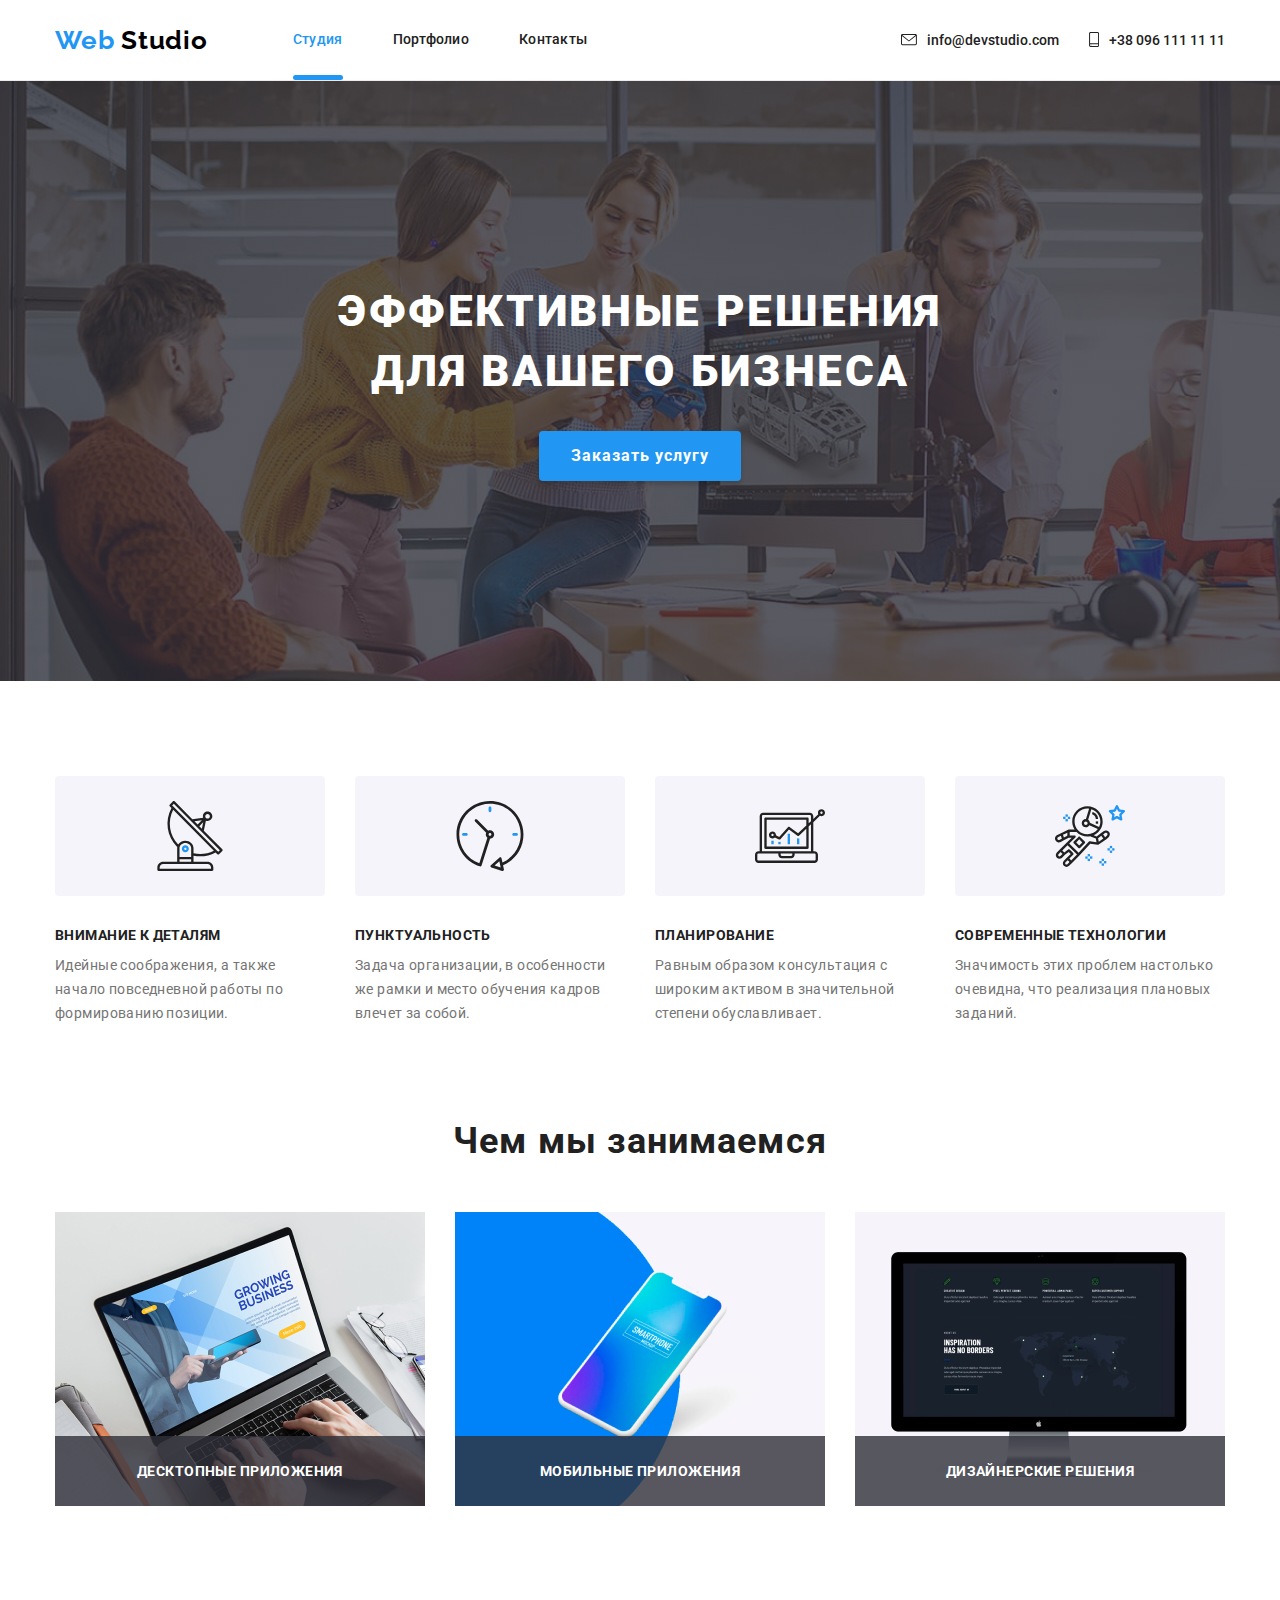
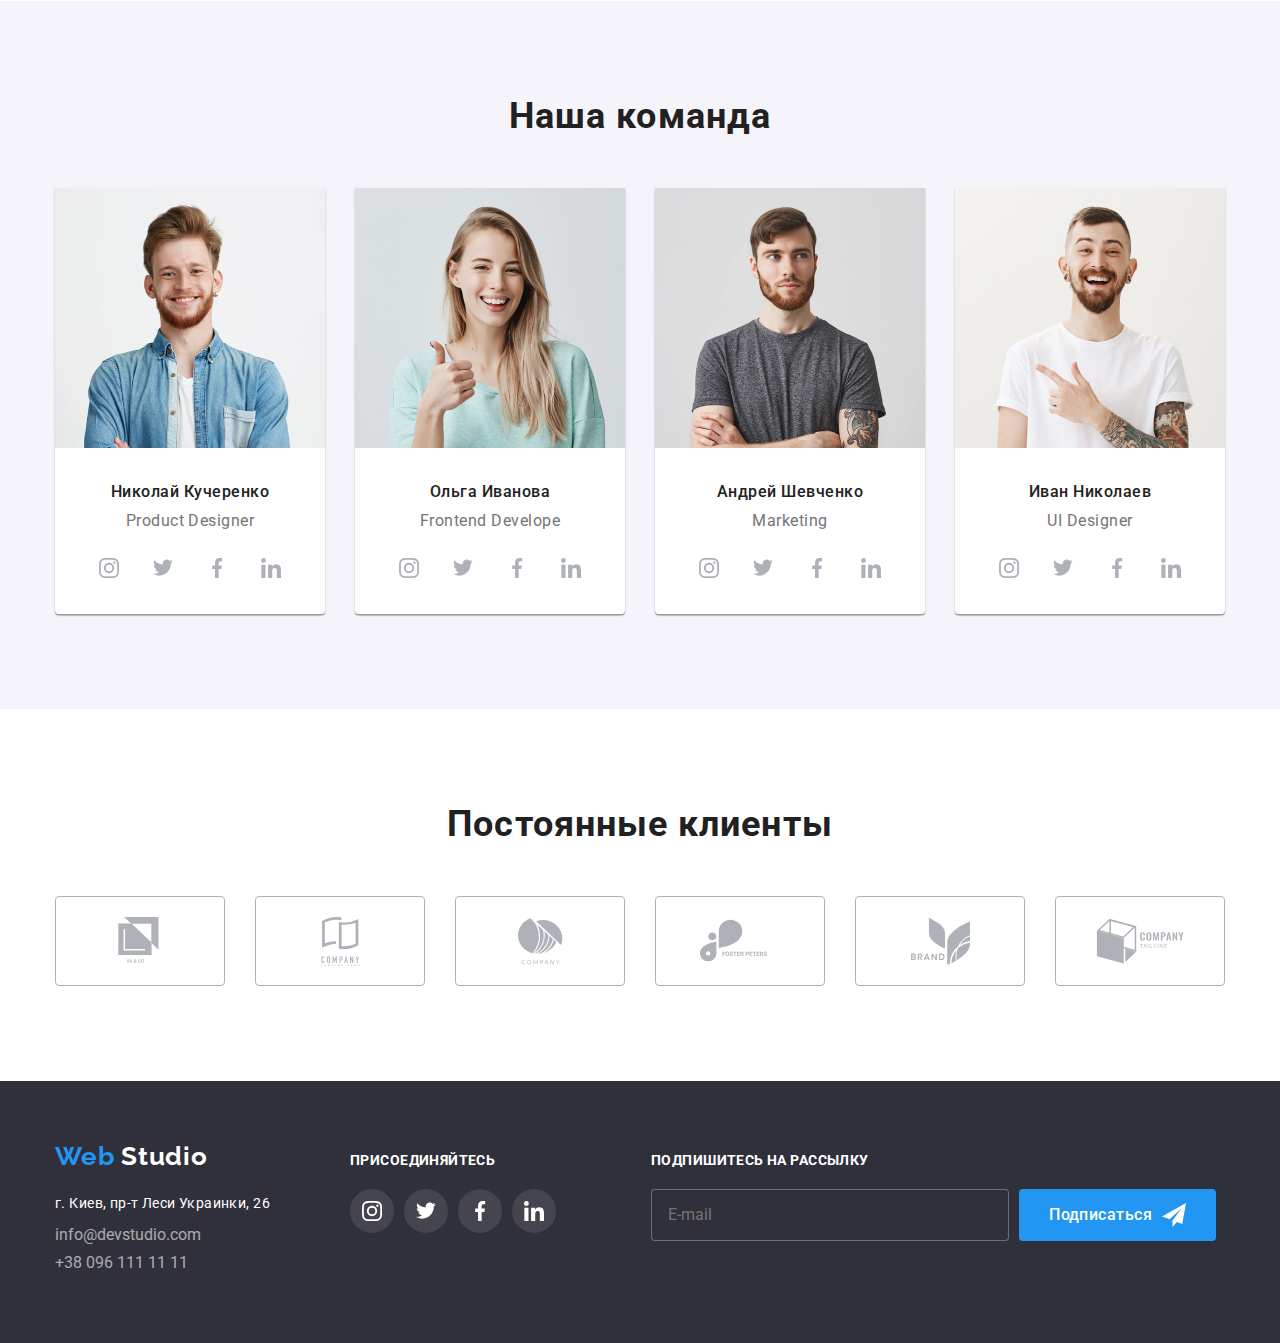
<file: index.html>
<!DOCTYPE html>
<html lang="ru">
  <head>
    <meta charset="UTF-8" />
    <meta name="viewport" content="width=device-width, initial-scale=1.0" />
    <link rel="stylesheet" href="./css/normalize.css" />
    <link rel="stylesheet" href="./css/style.css" />
    <title>Web studio</title>
    <link
      href="https://fonts.googleapis.com/css2?family=Raleway:wght@400;700;900&family=Roboto:wght@400;500;700;900&display=swap"
      rel="stylesheet"
    />
  </head>
  <body>
    <!--Header-->

    <header class="page-header">
      <div class="container main-nav">
        <nav class="main-nav">
          <a href="index.html" lang="en" class="logo" aria-label="Логотип">
            <span class="logo-color">Web</span> Studio</a
          >
          <div>
            <ul class="nav-item-list list">
              <li class="nav-item">
                <a href="#" class="nav-item-link current">Студия</a>
              </li>
              <li class="nav-item">
                <a href="./portfolio.html" class="nav-item-link">Портфолио</a>
              </li>
              <li class="nav-item">
                <a href="" class="nav-item-link">Контакты</a>
              </li>
            </ul>
          </div>
        </nav>

        <div class="header-contacts">
          <ul class="contacts-ul">
            <li class="contacts-item">
              <a href="mailto:info@devstudio.com" class="contacts-item-link">
                <svg class="contacts-icon" width="16" height="12">
                  <use
                    href="./img/icomoon/sprite.svg#icon-envelope-hover"
                  ></use>
                </svg>
                info@devstudio.com</a
              >
            </li>
            <li class="contacts-item">
              <a href="tel:380961111111" class="contacts-item-link">
                <svg class="contacts-icon" width="10" height="15">
                  <use href="./img/icomoon/sprite.svg#icon-smartphone"></use>
                </svg>
                +38 096 111 11 11</a
              >
            </li>
          </ul>
        </div>
      </div>
    </header>

    <!--Main container-->

    <main class="main-page">
      <section class="hero-section">
        <!--<div class="wprapper-transparent"> цей блок був для попереднього фону-->

        <div class="container">
          <h1 class="main-title">
            Эффективные решения <br />
            для вашего бизнеса
          </h1>
          <button type="button" class="hero-modal-btn">
            Заказать услугу
          </button>
        </div>
        <!--</div>-->
      </section>

      <!--Качества-->

      <section class="quality-section">
        <div class="container">
          <h2 hidden>Качества</h2>
          <ul class="quality-list list">
            <li class="quality-item">
              <div class="icon-wrapper icon-1">
                <!--<img src="./img/antenna-1.svg" alt="antenna" />-->
              </div>
              <h3 class="quality-list-item">Внимание к деталям</h3>
              <p class="discription-text">
                Идейные соображения, а также начало повседневной работы по
                формированию позиции.
              </p>
            </li>
            <li class="quality-item">
              <div class="icon-wrapper icon-2">
                <!--<img src="./img/clock-1.svg" alt="Часы" />-->
              </div>
              <h3 class="quality-list-item">Пунктуальность</h3>
              <p class="discription-text">
                Задача организации, в особенности же рамки и место обучения
                кадров влечет за собой.
              </p>
            </li>
            <li class="quality-item">
              <div class="icon-wrapper icon-3">
                <!--<img src="./img/diagram-1.svg" alt="Диаграмма" />-->
              </div>
              <h3 class="quality-list-item">Планирование</h3>
              <p class="discription-text">
                Равным образом консультация с широким активом в значительной
                степени обуславливает.
              </p>
            </li>
            <li class="quality-item">
              <div class="icon-wrapper icon-4">
                <!--<img src="./img/astronaut-1.svg" alt="Астронавт" />-->
              </div>
              <h3 class="quality-list-item">Современные технологии</h3>
              <p class="discription-text">
                Значимость этих проблем настолько очевидна, что реализация
                плановых заданий.
              </p>
            </li>
          </ul>
        </div>
      </section>

      <!--Услуги-->

      <section class="work-exemples">
        <div class="container">
          <h2 class="title-text">Чем мы занимаемся</h2>
          <ul class="exemple-list list">
            <li class="exemple-list-item">
              <a href="#">
                <img src="./img/img1.jpg" alt="Box1" width="370" />
                <p class="work-list-text">Десктопные приложения</p>
              </a>
            </li>
            <li class="exemple-list-item">
              <a href="#">
                <img src="./img/box1.1.jpg" alt="Box2" width="370" />
                <p class="work-list-text">Мобильные приложения</p>
              </a>
            </li>
            <li class="exemple-list-item">
              <a href="#">
                <img src="./img/img3.jpg" alt="Box3" width="370" />
                <p class="work-list-text">Дизайнерские решения</p>
              </a>
            </li>
          </ul>
        </div>
      </section>

      <!--Команда-->

      <section class="our-team-section">
        <div class="container">
          <h2 class="title-text">Наша команда</h2>
          <ul class="team-list list">
            <li class="team-list-item">
              <img
                class="team-photo"
                src="./img/Николай-Кучеренко.jpg"
                alt="Николай Кучеренко"
                width="270"
              />
              <h3 class="team-people-name">Николай Кучеренко</h3>
              <p class="professon-name">Product Designer</p>
              <ul class="social-list list">
                <li class="social-list-item">
                  <a
                    class="social-wrapper"
                    href=""
                    aria-label="Ссылка на Instagram"
                  >
                    <svg class="social-icons-svg" width="20" height="20">
                      <use href="./img/icomoon/sprite.svg#icon-instagram"></use>
                    </svg>
                  </a>
                </li>
                <li class="social-list-item">
                  <a
                    class="social-wrapper"
                    href=""
                    aria-label="Ссылка на Tvitter"
                  >
                    <svg class="social-icons-svg" width="20" height="20">
                      <use href="./img/icomoon/sprite.svg#icon-twitter"></use>
                    </svg>
                  </a>
                </li>
                <li class="social-list-item">
                  <a
                    class="social-wrapper"
                    href=""
                    aria-label="Ссылка на Facebook"
                  >
                    <svg class="social-icons-svg" width="20" height="20">
                      <use href="./img/icomoon/sprite.svg#icon-facebook"></use>
                    </svg>
                  </a>
                </li>
                <li class="social-list-item">
                  <a
                    class="social-wrapper"
                    href=""
                    aria-label="Ссылка на LinkID"
                  >
                    <svg class="social-icons-svg" width="20" height="20">
                      <use href="./img/icomoon/sprite.svg#icon-linkedin"></use>
                    </svg>
                  </a>
                </li>
              </ul>
            </li>

            <li class="team-list-item">
              <img
                class="team-photo"
                src="./img/Ольга-Иванова.jpg"
                alt="Ольга Иванова"
                width="270"
              />
              <h3 class="team-people-name">Ольга Иванова</h3>
              <p class="professon-name">Frontend Develope</p>
              <ul class="social-list list">
                <li class="social-list-item">
                  <a
                    class="social-wrapper"
                    href=""
                    aria-label="Ссылка на Instagram"
                  >
                    <svg class="social-icons-svg" width="20" height="20">
                      <use href="./img/icomoon/sprite.svg#icon-instagram"></use>
                    </svg>
                  </a>
                </li>
                <li class="social-list-item">
                  <a
                    class="social-wrapper"
                    href=""
                    aria-label="Ссылка на Tvitter"
                  >
                    <svg class="social-icons-svg" width="20" height="20">
                      <use href="./img/icomoon/sprite.svg#icon-twitter"></use>
                    </svg>
                  </a>
                </li>
                <li class="social-list-item">
                  <a
                    class="social-wrapper"
                    href=""
                    aria-label="Ссылка на Facebook"
                  >
                    <svg class="social-icons-svg" width="20" height="20">
                      <use href="./img/icomoon/sprite.svg#icon-facebook"></use>
                    </svg>
                  </a>
                </li>
                <li class="social-list-item">
                  <a
                    class="social-wrapper"
                    href=""
                    aria-label="Ссылка на LinkID"
                  >
                    <svg class="social-icons-svg" width="20" height="20">
                      <use href="./img/icomoon/sprite.svg#icon-linkedin"></use>
                    </svg>
                  </a>
                </li>
              </ul>
            </li>

            <li class="team-list-item">
              <img
                class="team-photo"
                src="./img/Андрей-Шевченко.jpg"
                alt="Андрей Шевченко"
                width="270"
              />
              <h3 class="team-people-name">Андрей Шевченко</h3>
              <p class="professon-name">Marketing</p>
              <ul class="social-list list">
                <li class="social-list-item">
                  <a
                    class="social-wrapper"
                    href=""
                    aria-label="Ссылка на Instagram"
                  >
                    <svg class="social-icons-svg" width="20" height="20">
                      <use href="./img/icomoon/sprite.svg#icon-instagram"></use>
                    </svg>
                  </a>
                </li>
                <li class="social-list-item">
                  <a
                    class="social-wrapper"
                    href=""
                    aria-label="Ссылка на Tvitter"
                  >
                    <svg class="social-icons-svg" width="20" height="20">
                      <use href="./img/icomoon/sprite.svg#icon-twitter"></use>
                    </svg>
                  </a>
                </li>
                <li class="social-list-item">
                  <a
                    class="social-wrapper"
                    href=""
                    aria-label="Ссылка на Facebook"
                  >
                    <svg class="social-icons-svg" width="20" height="20">
                      <use href="./img/icomoon/sprite.svg#icon-facebook"></use>
                    </svg>
                  </a>
                </li>
                <li class="social-list-item">
                  <a
                    class="social-wrapper"
                    href=""
                    aria-label="Ссылка на LinkID"
                  >
                    <svg class="social-icons-svg" width="20" height="20">
                      <use href="./img/icomoon/sprite.svg#icon-linkedin"></use>
                    </svg>
                  </a>
                </li>
              </ul>
            </li>

            <li class="team-list-item">
              <img
                class="team-photo"
                src="./img/Иван-Николаев.jpg"
                alt="Иван Николаев"
                width="270"
              />
              <h3 class="team-people-name">Иван Николаев</h3>
              <p class="professon-name">UI Designer</p>
              <ul class="social-list list">
                <li class="social-list-item">
                  <a
                    class="social-wrapper"
                    href=""
                    aria-label="Ссылка на Instagram"
                  >
                    <svg class="social-icons-svg" width="20" height="20">
                      <use href="./img/icomoon/sprite.svg#icon-instagram"></use>
                    </svg>
                  </a>
                </li>
                <li class="social-list-item">
                  <a
                    class="social-wrapper"
                    href=""
                    aria-label="Ссылка на Tvitter"
                  >
                    <svg class="social-icons-svg" width="20" height="20">
                      <use href="./img/icomoon/sprite.svg#icon-twitter"></use>
                    </svg>
                  </a>
                </li>
                <li class="social-list-item">
                  <a
                    class="social-wrapper"
                    href=""
                    aria-label="Ссылка на Facebook"
                  >
                    <svg class="social-icons-svg" width="20" height="20">
                      <use href="./img/icomoon/sprite.svg#icon-facebook"></use>
                    </svg>
                  </a>
                </li>
                <li class="social-list-item">
                  <a
                    class="social-wrapper"
                    href=""
                    aria-label="Ссылка на LinkID"
                  >
                    <svg class="social-icons-svg" width="20" height="20">
                      <use href="./img/icomoon/sprite.svg#icon-linkedin"></use>
                    </svg>
                  </a>
                </li>
              </ul>
            </li>
          </ul>
        </div>
      </section>

      <!--Постоянные клиенты-->

      <section class="customers-section">
        <div class="container">
          <h2 class="title-text">Постоянные клиенты</h2>
          <ul class="customers-list list">
            <li class="ctmrs-list-item">
              <a class="ctmrs-logo" href="#">
                <svg class="customers-icon" width="45" height="49">
                  <use href="./img/icomoon/sprite.svg#icon-logo-1"></use>
                </svg>
              </a>
            </li>

            <li class="ctmrs-list-item">
              <a class="ctmrs-logo" href="#">
                <svg class="customers-icon" width="45" height="49">
                  <use href="./img/icomoon/sprite.svg#icon-logo-2"></use>
                </svg>
                /></a
              >
            </li>

            <li class="ctmrs-list-item">
              <a class="ctmrs-logo" href="#">
                <svg class="customers-icon" width="45" height="49">
                  <use href="./img/icomoon/sprite.svg#icon-logo-3"></use>
                </svg>
                /></a
              >
            </li>

            <li class="ctmrs-list-item">
              <a class="ctmrs-logo" href="#">
                <svg class="customers-icon" width="80" height="44">
                  <use href="./img/icomoon/sprite.svg#icon-logo-4"></use>
                </svg>
              </a>
            </li>
            <li class="ctmrs-list-item">
              <a class="ctmrs-logo" href="#">
                <svg class="customers-icon" width="59" height="47">
                  <use href="./img/icomoon/sprite.svg#icon-logo-5"></use>
                </svg>
                /></a
              >
            </li>
            <li class="ctmrs-list-item">
              <a class="ctmrs-logo" href="#">
                <svg class="customers-icon" width="89" height="45">
                  <use href="./img/icomoon/sprite.svg#icon-logo-6"></use>
                </svg>
                /></a
              >
            </li>
          </ul>
        </div>
      </section>
    </main>

    <!--Footer-->

    <footer class="footer-section">
      <div class="container">
        <div class="footer-contacts">
          <a href="/" lang="en" class="footer-logo" aria-label="Логотип">
            <span class="footer-logo-color">Web</span> Studio</a
          >
          <p class="post-info list">г. Киев, пр-т Леси Украинки, 26</p>
          <ul class="list">
            <li class="footer-contacts-item">
              <a href="mailto:info@devstudio.com" class="footer-cantacts-link"
                >info@devstudio.com</a
              >
            </li>
            <li class="footer-contacts-item">
              <a href="tel:+380961111111" class="footer-cantacts-link"
                >+38 096 111 11 11</a
              >
            </li>
          </ul>
        </div>

        <!--Соцсети-->
        <div class="join-to-us">
          <p class="footer-title list">Присоединяйтесь</p>
          <ul class="footer-social-list list">
            <li class="footer-social-list-item">
              <a
                class="footer-social-wrapper"
                href="#"
                aria-label="Ссылка на Instagram"
              >
                <svg class="footer-social-icon" width="20" height="20">
                  <use href="./img/icomoon/sprite.svg#icon-instagram"></use>
                </svg>
              </a>
            </li>
            <li class="footer-social-list-item">
              <a
                class="footer-social-wrapper"
                href="/"
                aria-label="Ссылка на Tvitter"
              >
                <svg class="footer-social-icon" width="20" height="20">
                  <use href="./img/icomoon/sprite.svg#icon-twitter"></use>
                </svg>
              </a>
            </li>
            <li class="footer-social-list-item">
              <a
                class="footer-social-wrapper"
                href="/"
                aria-label="Ссылка на Facebook"
              >
                <svg class="footer-social-icon" width="20" height="20">
                  <use href="./img/icomoon/sprite.svg#icon-facebook"></use>
                </svg>
              </a>
            </li>
            <li class="footer-social-list-item">
              <a
                class="footer-social-wrapper"
                href="/"
                aria-label="Ссылка на LinkID"
                ><svg class="footer-social-icon" width="20" height="20">
                  <use href="./img/icomoon/sprite.svg#icon-linkedin"></use>
                </svg>
              </a>
            </li>
          </ul>
        </div>

        <!--Россылка-->

        <div class="mailing">
          <h2 hidden>Футер сайта</h2>
          <p class="footer-title list">Подпишитесь на рассылку</p>
          <div class="mailing-form">
            <form>
              <span
                ><input type="email" name="email" placeholder="E-mail"
              /></span>
            </form>
            <button class="footer-btn" type="submit">
              Подписаться
              <svg class="icon-send" width="24" height="24">
                <use href="./img/icomoon/sprite.svg#icon-icon-send"></use>
              </svg>
            </button>
          </div>
        </div>
      </div>
    </footer>
  </body>
</html>
</file>
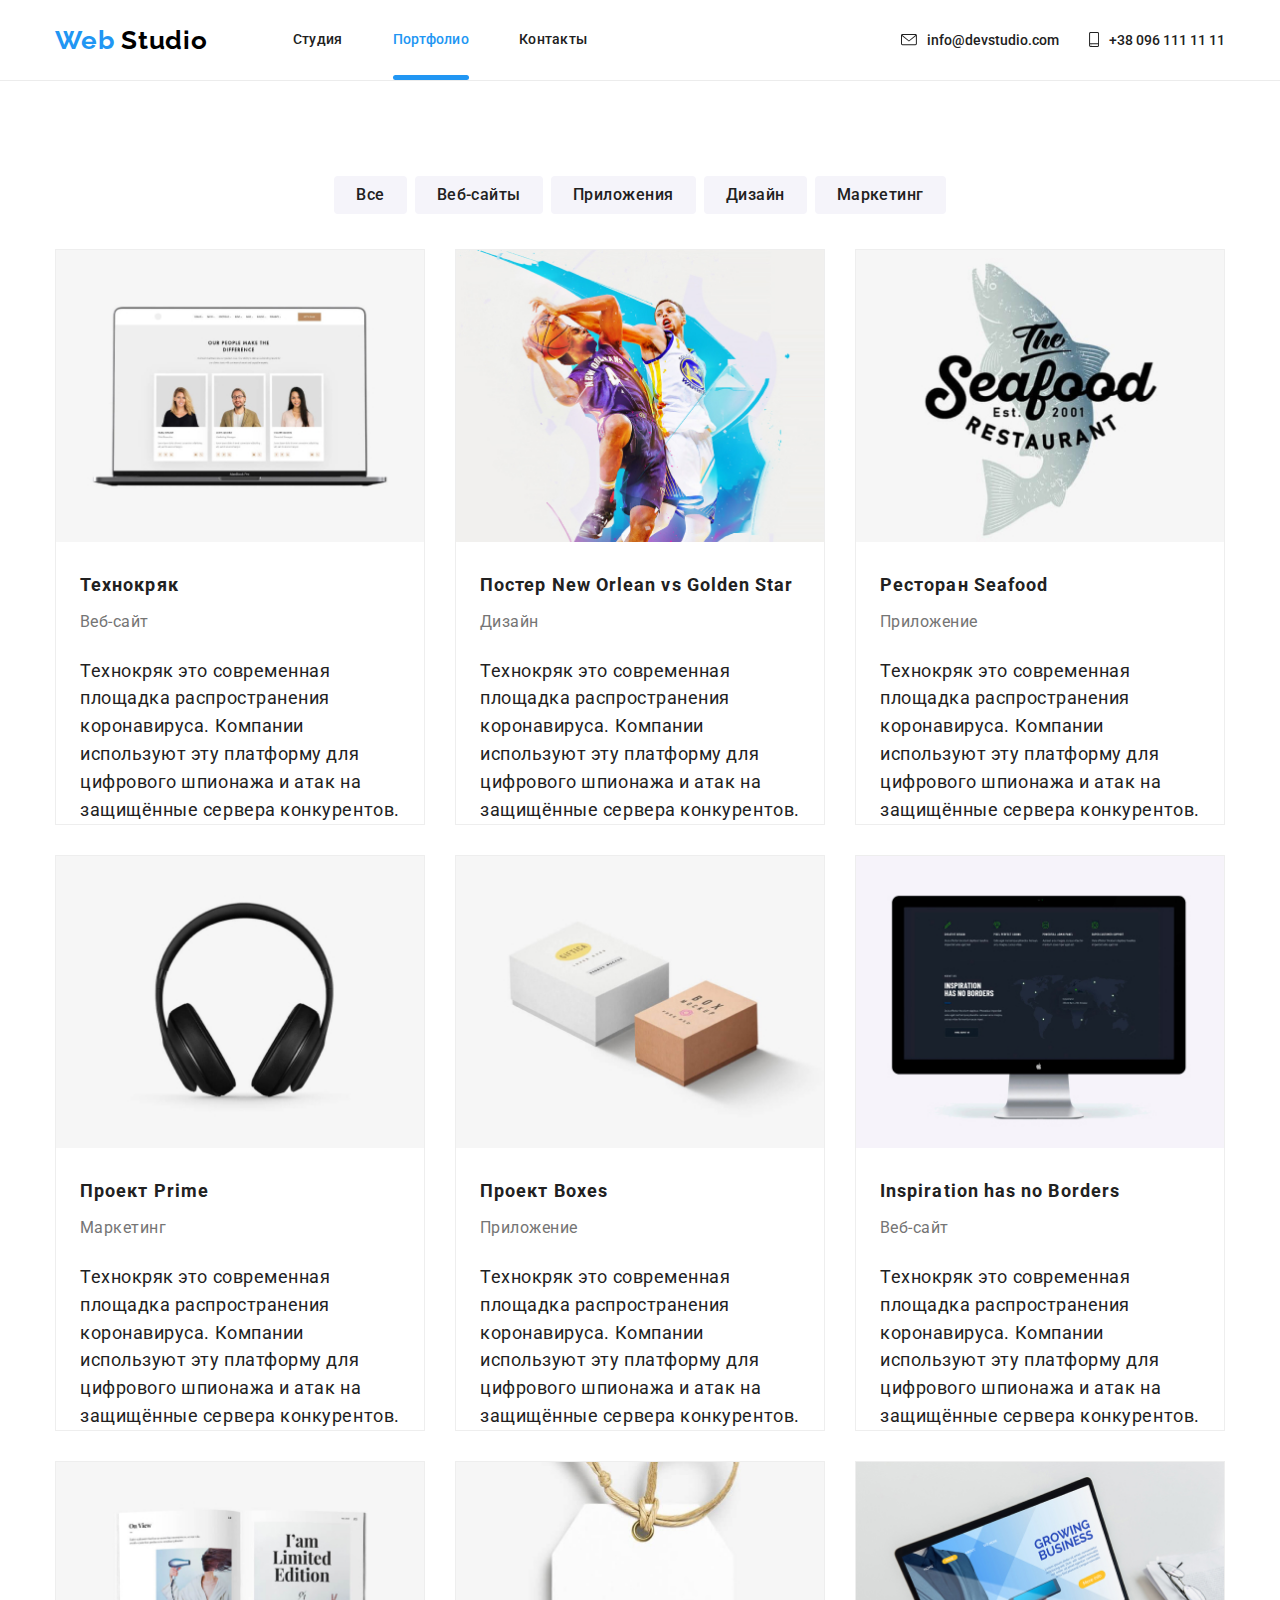
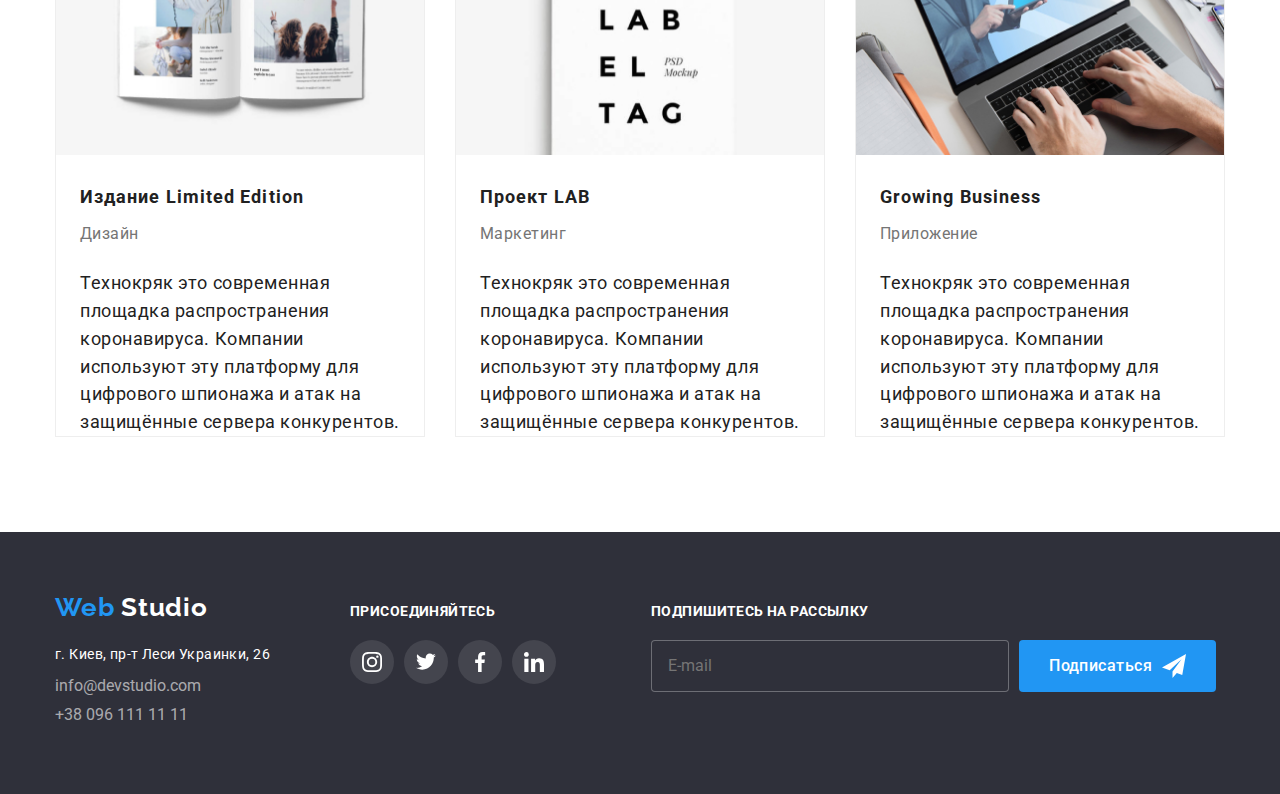
<file: portfolio.html>
<!DOCTYPE html>
<html lang="ru">
  <head>
    <meta charset="UTF-8" />
    <meta name="viewport" content="width=device-width, initial-scale=1.0" />
    <link rel="stylesheet" href="./css/normalize.css" />
    <link rel="stylesheet" href="./css/style.css" />
    <title>Portfolio</title>
    <link
      href="https://fonts.googleapis.com/css2?family=Raleway:wght@400;700;900&family=Roboto:wght@400;500;700;900&display=swap"
      rel="stylesheet"
    />
  </head>
  <body>
    <header class="page-header">
      <div class="container main-nav">
        <nav class="main-nav">
          <a href="index.html" lang="en" class="logo" aria-label="Логотип">
            <span class="logo-color">Web</span> Studio</a
          >
          <div>
            <ul class="nav-item-list list">
              <li class="nav-item">
                <a href="./index.html" class="nav-item-link">Студия</a>
              </li>
              <li class="nav-item">
                <a href="./portfolio.html" class="nav-item-link current"
                  >Портфолио</a
                >
              </li>
              <li class="nav-item">
                <a href="" class="nav-item-link">Контакты</a>
              </li>
            </ul>
          </div>
        </nav>

        <div class="header-contacts">
          <ul class="contacts-ul">
            <li class="contacts-item">
              <a href="mailto:info@devstudio.com" class="contacts-item-link">
                <svg class="contacts-icon" width="16" height="12">
                  <use
                    href="./img/icomoon/sprite.svg#icon-envelope-hover"
                  ></use>
                </svg>
                info@devstudio.com</a
              >
            </li>

            <li class="contacts-item">
              <a href="tel:380961111111" class="contacts-item-link">
                <svg class="contacts-icon" width="10" height="15">
                  <use href="./img/icomoon/sprite.svg#icon-smartphone"></use>
                </svg>
                +38 096 111 11 11</a
              >
            </li>
          </ul>
        </div>
      </div>
    </header>

    <!--Блок main-->

    <main>
      <section class="portfolio-section">
        <div class="container">
          <h1 hidden>Фильтр работ</h1>
          <ul class="portfolio-list list">
            <li class="portfolio-list-btn">
              <button type="button" class="portfolio-modal-btn">Все</button>
            </li>
            <li class="portfolio-list-btn">
              <button type="button" class="portfolio-modal-btn">
                Веб-сайты
              </button>
            </li>
            <li class="portfolio-list-btn">
              <button type="button" class="portfolio-modal-btn">
                Приложения
              </button>
            </li>
            <li class="portfolio-list-btn">
              <button type="button" class="portfolio-modal-btn">Дизайн</button>
            </li>
            <li class="portfolio-list-btn">
              <button type="button" class="portfolio-modal-btn">
                Маркетинг
              </button>
            </li>
          </ul>
        </div>

        <h2 hidden>Наши работы</h2>
        <div class="container">
          <ul class="work-list list">
            <li class="work-list-item">
              <a href="">
                <img
                  class="portfolio-poster"
                  src="./img/portfolio/img.jpg"
                  alt="Изображение компьютера"
                  width="370"
                />
                <div class="portfolio-text-wrapper">
                  <h3 class="work-title list">Технокряк</h3>
                  <p class="work-art list">Веб-сайт</p>
                </div>
                <p class="work-discription list">
                  Технокряк это современная площадка распространения
                  коронавируса. Компании используют эту платформу для цифрового
                  шпионажа и атак на защищённые сервера конкурентов.
                </p>
              </a>
            </li>
            <li class="work-list-item">
              <a href="">
                <img
                  class="portfolio-poster"
                  src="./img/portfolio/img1.jpg"
                  alt="Изображение постера"
                  width="370"
                />
                <div class="portfolio-text-wrapper">
                  <h3 class="work-title list">
                    Постер New Orlean vs Golden Star
                  </h3>
                  <p class="work-art list">Дизайн</p>
                </div>
                <p class="work-discription list">
                  Технокряк это современная площадка распространения
                  коронавируса. Компании используют эту платформу для цифрового
                  шпионажа и атак на защищённые сервера конкурентов.
                </p>
              </a>
            </li>

            <li class="work-list-item">
              <a href="">
                <img
                  class="portfolio-poster"
                  src="./img/portfolio/img2.jpg"
                  alt="Изображение постера"
                  width="370"
                />
                <div class="portfolio-text-wrapper">
                  <h3 class="work-title list">Ресторан Seafood</h3>
                  <p class="work-art list">Приложение</p>
                </div>
                <p class="work-discription list">
                  Технокряк это современная площадка распространения
                  коронавируса. Компании используют эту платформу для цифрового
                  шпионажа и атак на защищённые сервера конкурентов.
                </p>
              </a>
            </li>
            <li class="work-list-item">
              <a href="">
                <img
                  class="portfolio-poster"
                  src="./img/portfolio/img3.jpg"
                  alt="Изображение наушников"
                  width="370"
                />
                <div class="portfolio-text-wrapper">
                  <h3 class="work-title list">Проект Prime</h3>
                  <p class="work-art list">Маркетинг</p>
                </div>
                <p class="work-discription list">
                  Технокряк это современная площадка распространения
                  коронавируса. Компании используют эту платформу для цифрового
                  шпионажа и атак на защищённые сервера конкурентов.
                </p>
              </a>
            </li>
            <li class="work-list-item">
              <a href="">
                <img
                  class="portfolio-poster"
                  src="./img/portfolio/img4.jpg"
                  alt=""
                  width="370"
                />
                <div class="portfolio-text-wrapper">
                  <h3 class="work-title list">Проект Boxes</h3>
                  <p class="work-art list">Приложение</p>
                </div>
                <p class="work-discription list">
                  Технокряк это современная площадка распространения
                  коронавируса. Компании используют эту платформу для цифрового
                  шпионажа и атак на защищённые сервера конкурентов.
                </p>
              </a>
            </li>
            <li class="work-list-item">
              <a href="">
                <img
                  class="portfolio-poster"
                  src="./img/portfolio/img5.jpg"
                  alt="зображение веб-сайта"
                  width="370"
                />
                <div class="portfolio-text-wrapper">
                  <h3 class="work-title list">Inspiration has no Borders</h3>
                  <p class="work-art list">Веб-сайт</p>
                </div>
                <p class="work-discription list">
                  Технокряк это современная площадка распространения
                  коронавируса. Компании используют эту платформу для цифрового
                  шпионажа и атак на защищённые сервера конкурентов.
                </p>
              </a>
            </li>
            <li class="work-list-item">
              <a href="">
                <img
                  class="portfolio-poster"
                  src="./img/portfolio/img6.jpg"
                  alt="Изображение книги"
                  width="370"
                />
                <div class="portfolio-text-wrapper">
                  <h3 class="work-title list">Издание Limited Edition</h3>
                  <p class="work-art list list">Дизайн</p>
                </div>
                <p class="work-discription list">
                  Технокряк это современная площадка распространения
                  коронавируса. Компании используют эту платформу для цифрового
                  шпионажа и атак на защищённые сервера конкурентов.
                </p>
              </a>
            </li>
            <li class="work-list-item">
              <a href="">
                <img
                  class="portfolio-poster"
                  src="./img/portfolio/img7.jpg"
                  alt="Изображение постера"
                  width="370"
                />
                <div class="portfolio-text-wrapper">
                  <h3 class="work-title list">Проект LAB</h3>
                  <p class="work-art list">Маркетинг</p>
                </div>
                <p class="work-discription list">
                  Технокряк это современная площадка распространения
                  коронавируса. Компании используют эту платформу для цифрового
                  шпионажа и атак на защищённые сервера конкурентов.
                </p>
              </a>
            </li>
            <li class="work-list-item">
              <a href="">
                <img
                  class="portfolio-poster"
                  src="./img/portfolio/img8.jpg"
                  alt="Изображение компьютера"
                  width="370"
                />
                <div class="portfolio-text-wrapper">
                  <h3 class="work-title list">Growing Business</h3>
                  <p class="work-art list">Приложение</p>
                </div>
                <p class="work-discription list">
                  Технокряк это современная площадка распространения
                  коронавируса. Компании используют эту платформу для цифрового
                  шпионажа и атак на защищённые сервера конкурентов.
                </p>
              </a>
            </li>
          </ul>
        </div>
      </section>
    </main>

    <!--Футер-->
    <footer class="footer-section">
      <div class="container">
        <div class="footer-contacts">
          <a href="/" lang="en" class="footer-logo" aria-label="Логотип">
            <span class="footer-logo-color">Web</span> Studio</a
          >
          <p class="post-info list">г. Киев, пр-т Леси Украинки, 26</p>
          <ul class="list">
            <li class="footer-contacts-item">
              <a href="mailto:info@devstudio.com" class="footer-cantacts-link"
                >info@devstudio.com</a
              >
            </li>
            <li class="footer-contacts-item">
              <a href="tel:+380961111111" class="footer-cantacts-link"
                >+38 096 111 11 11</a
              >
            </li>
          </ul>
        </div>

        <!--Соцсети-->
        <div class="join-to-us">
          <p class="footer-title list">Присоединяйтесь</p>
          <ul class="footer-social-list list">
            <li class="footer-social-list-item">
              <a
                class="footer-social-wrapper"
                href="#"
                aria-label="Ссылка на Instagram"
              >
                <svg class="footer-social-icon" width="20" height="20">
                  <use href="./img/icomoon/sprite.svg#icon-instagram"></use>
                </svg>
              </a>
            </li>
            <li class="footer-social-list-item">
              <a
                class="footer-social-wrapper"
                href="/"
                aria-label="Ссылка на Tvitter"
              >
                <svg class="footer-social-icon" width="20" height="20">
                  <use href="./img/icomoon/sprite.svg#icon-twitter"></use>
                </svg>
              </a>
            </li>
            <li class="footer-social-list-item">
              <a
                class="footer-social-wrapper"
                href="/"
                aria-label="Ссылка на Facebook"
              >
                <svg class="footer-social-icon" width="20" height="20">
                  <use href="./img/icomoon/sprite.svg#icon-facebook"></use>
                </svg>
              </a>
            </li>
            <li class="footer-social-list-item">
              <a
                class="footer-social-wrapper"
                href="/"
                aria-label="Ссылка на LinkID"
                ><svg class="footer-social-icon" width="20" height="20">
                  <use href="./img/icomoon/sprite.svg#icon-linkedin"></use>
                </svg>
              </a>
            </li>
          </ul>
        </div>

        <!--Россылка-->

        <div class="mailing">
          <h2 hidden>Футер сайта</h2>
          <p class="footer-title list">Подпишитесь на рассылку</p>
          <div class="mailing-form">
            <form>
              <span
                ><input type="email" name="email" placeholder="E-mail"
              /></span>
            </form>
            <button class="footer-btn" type="submit">
              Подписаться
              <svg class="icon-send" width="24" height="24">
                <use href="./img/icomoon/sprite.svg#icon-icon-send"></use>
              </svg>
            </button>
          </div>
        </div>
      </div>
    </footer>
  </body>
</html>
</file>
<file: css/style.css>
:root {
  --primary-text-color: #757575;
  --primary-title-color: #212121;
  --accent-color: #2196f3;
  --primary-white-color: #ffffff;
  --footer-backround-color: #2f303a;
  --main-black-color: #000000;
  --secondary-white-color: #f5f4fa;
  --footer-links-color: rgba (255, 255, 255, 0.6);
  --hover-links-color: #188ce8;
  --font-family-main: "Roboto", sans-serif;
  --font-family-secondary: "Raleway", sans-serif;
  --footer-primary-color: #2f303a;
}

html {
  box-sizing: border-box;
}

*,
*::before,
*::after {
  box-sizing: inherit;
}

a {
  text-decoration: none;
  display: block;
}

.list {
  padding: 0;
  margin: 0;
  list-style: none;
}

body {
  background-color: var(--primary-white-color);
  font-family: var(--font-family-main), var(--font-family-secondary);
}

.container {
  min-width: 1200px;
  width: 100%;
  max-width: 1200px;
  padding-right: 15px;
  padding-left: 15px;
  margin-right: auto;
  margin-left: auto;
}

.container:after {
  content: "";
  display: table;
  clear: both;
}

/*оформлення логотипа*/

.page-header {
  border-bottom: 1px solid #ececec;
}

.logo {
  display: block;
  font-family: var(--font-family-secondary);
  font-style: normal;
  font-weight: bold;
  font-size: 26px;
  line-height: 1.19em;
  letter-spacing: 0.03em;
  color: var(--main-black-color);
  margin-right: 85px;
}

.logo-color {
  color: var(--accent-color);
}

/*оформлення кольору меню*/

.main-nav {
  display: flex;
  align-items: center;
  justify-content: space-between;
}

.nav-item-link {
  display: inline-block;
  font-family: var(--font-family-main);
  font-style: normal;
  font-weight: 500;
  font-size: 14px;
  line-height: 1.14em;
  letter-spacing: 0.02em;
  color: var(--primary-title-color);
}

.nav-item-list {
  display: flex;
}

.nav-item-link {
  display: block;
  padding-top: 32px;
  padding-bottom: 32px;
}

.nav-item:not(:last-child) {
  margin-right: 50px;
}

.nav-item-link:hover,
.nav-item-link:focus {
  color: var(--accent-color);
}

.nav-item {
  display: block;
  position: relative;
}

.current::after {
  display: block;
  position: absolute;
  bottom: 0;
  content: "";
  width: 100%;
  height: 5px;
  background-color: var(--accent-color);
  border-radius: 4px;
}

.current {
  color: var(--accent-color);
}

/*оформлення маржінів і кольору контактів*/

.header-contacts {
  display: flex;
  align-items: center;
  margin-left: auto;
}

.contacts-ul {
  display: flex;
  margin-top: 0;
  margin-bottom: 0;
  padding-left: 0;
}
.contacts-item {
  display: flex;
}

.contacts-icon {
  margin-right: 10px;
  fill: currentColor;
}

.contacts-icon:hover {
  fill: var(--accent-color);
}

.contacts-item:not(:last-child) {
  margin-right: 30px;
}

.contacts-item-link {
  display: flex;
  align-items: center;
  font-family: Roboto;
  font-style: normal;
  font-weight: 500;
  font-size: 14px;
  color: var(--primary-title-color);
}

.contacts-item-link:hover,
.contacts-item-link:focus {
  color: var(--accent-color);
}

/*оформлення кнопки*/

.modal-btn {
  background: var(--accent-color);
  border-radius: 4px;
  border: none;
  font-weight: 500;
  font-size: 16px;
  line-height: 1.62em;
  text-align: center;
  letter-spacing: 0.03em;
  color: var(--primary-white-color); /*колір тексту*/
  padding: 10px;
  margin: 5px;
}

.modal-btn:hover,
.modal-btn:focus {
  background-color: var(--accent-color);
  color: var(--primary-title-color); /*колір тексту при новеденні*/
}

/*hero section*/

.hero-section {
  min-width: 1200px;
  margin-top: 0;
  text-align: center;
  background-color: var(--primary-text-color);
  background-image: linear-gradient(
      to right,
      rgba(47, 48, 58, 0.8),
      rgba(47, 48, 58, 0.8)
    ),
    url("../img/Header.images.jpg");

  background-repeat: no-repeat;
}

/*
тут був попередній фон
.wprapper-transparent {
  background-color: rgba(47, 48, 58, 0.8);
  height: 110%;
}*/

.hero-modal-btn {
  display: inline-block;
  font-family: var(--font-family-main);
  font-style: normal;
  font-weight: 700;
  font-size: 16px;
  line-height: 1.87em;
  height: 50px;
  padding: 10px 32px;
  margin-bottom: 200px;

  letter-spacing: 0.06em;
  color: var(--primary-white-color);
  background: var(--accent-color);
  box-shadow: 0px 4px 4px rgba(0, 0, 0, 0.15);
  border-radius: 4px;
  border: none;
  cursor: pointer;
}

.main-title {
  font-family: var(--font-family-main);
  font-style: normal;
  font-weight: 900;
  padding-top: 200px;
  margin-top: 0px;
  margin-bottom: 30px;
  font-size: 44px;
  line-height: 60px;

  letter-spacing: 0.06em;
  text-transform: uppercase;
  color: var(--primary-white-color);
}

/* quality list*/

.icon-wrapper {
  display: flex;
  justify-content: center;
  align-items: center;
  margin-top: 0;
  margin-right: 0;
  margin-bottom: 30px;
  width: 270px;
  height: 120px;
  border-radius: 4px;
  background-color: var(--secondary-white-color);
}

.icon-1::before {
  content: "";
  width: 270px;
  height: 120px;
  background-image: url("../img/antenna-1.svg");
  background-repeat: no-repeat;
  background-position: center;
}

.icon-2::before {
  content: "";
  width: 270px;
  height: 120px;
  background-image: url("../img/clock-1.svg");
  background-repeat: no-repeat;
  background-position: center;
}

.icon-3::before {
  content: "";
  width: 270px;
  height: 120px;
  background-image: url("../img/diagram-1.svg");
  background-repeat: no-repeat;
  background-position: center;
}

.icon-4::before {
  content: "";
  width: 270px;
  height: 120px;
  background-image: url("../img/astronaut-1.svg");
  background-repeat: no-repeat;
  background-position: center;
}

.quality-section {
  padding-top: 95px;
  padding-bottom: 95px;
}

.quality-list {
  display: flex;
}

.quality-item:not(:last-child) {
  margin-right: 30px;
}

.quality-list-item {
  display: inline-block;
  margin-top: 0;
  margin-bottom: 10px;

  font-family: var(--font-family-main);
  font-style: normal;
  font-weight: 700;
  font-size: 14px;
  line-height: 1.14em;
  letter-spacing: 0.03em;
  text-transform: uppercase;
  color: var(--primary-title-color);
}

/* опис блоку якостей дрібним шрифтом*/

.discription-text {
  display: block;
  margin-top: 0;
  margin-bottom: 0;
  font-family: Roboto;
  font-style: normal;
  font-weight: 400;
  font-size: 14px;
  line-height: 1.71em;
  letter-spacing: 0.03em;
  color: var(--primary-text-color);
}

/*Work-exemples*/

.work-exemples {
  margin-bottom: 95px;
}

.work-exemples img {
  display: block;
}
.exemple-list {
  display: flex;
  justify-content: center;
}

.exemple-list-item:not(:last-child) {
  margin-right: 30px;
}

.exemple-list-item {
  position: relative;
}

.title-text {
  margin-top: 0;
  margin-bottom: 50px;
  font-family: var(--font-family-main);
  font-style: normal;
  font-weight: bold;
  font-size: 36px;
  line-height: 1.16em;
  text-align: center;
  letter-spacing: 0.03em;
  color: var(--primary-title-color);
}

.work-list-text {
  display: flex;
  justify-content: center;
  align-items: center;
  margin-top: 0;
  margin-bottom: 0;

  position: absolute;
  right: 0;
  bottom: 0;
  left: 0;
  height: 70px;
  background: rgba(47, 48, 58, 0.8);

  font-family: var(--font-family-main);
  font-style: normal;
  font-weight: 700;
  font-size: 14px;
  line-height: 1.14em;
  text-align: center;
  letter-spacing: 0.03em;
  text-transform: uppercase;
  color: var(--primary-white-color);
}

/*our team*/

.our-team-section {
  min-width: 1200px;
  padding-top: 95px;
  padding-bottom: 95px;
}

.main-page > .our-team-section:nth-last-child(2) {
  background-color: var(--secondary-white-color);
}

.team-list {
  display: flex;
}

.team-list-item:not(:last-child) {
  margin-right: 30px;
}
.team-list-item {
  border-color: var(--secondary-white-color);
  background-color: var(--primary-white-color);
  box-shadow: 0px 2px 1px rgba(0, 0, 0, 0.2), 0px 1px 1px rgba(0, 0, 0, 0.14),
    0px 1px 3px rgba(0, 0, 0, 0.12);
  border-radius: 0px 0px 4px 4px;
}

.team-photo {
  margin-top: 0;
  margin-bottom: 30px;
}

.team-people-name {
  margin-top: 0;
  margin-bottom: 10px;
  font-family: var(--font-family-main);
  font-style: normal;
  font-weight: 500;
  font-size: 16px;
  line-height: 1.18em;
  text-align: center;
  letter-spacing: 0.03em;
  color: var(--primary-title-color);
}

.professon-name {
  margin-top: 0;
  margin-bottom: 16px;
  font-family: var(--font-family-main);
  font-style: normal;
  font-weight: 400;
  font-size: 16px;
  line-height: 1.18em;
  text-align: center;
  letter-spacing: 0.03em;
  color: var(--primary-text-color);
}

/*social links*/

.social-list {
  padding-bottom: 24px;
  display: flex;
  justify-content: center;
}

.social-list > .social-list-item:not(:last-child) {
  margin-right: 10px;
}

.social-list .social-wrapper {
  display: flex;
  justify-content: center;
  align-items: center;
  width: 44px;
  height: 44px;
  border-radius: 50%;
  color: #afb1b8;
}

.social-wrapper:hover {
  background-color: var(--accent-color);
  color: var(--primary-white-color);
}

.social-icons-svg {
  fill: currentColor;
}

/*Customers*/

.customers-section {
  padding-top: 95px;
  padding-bottom: 95px;
}

.customers-list {
  display: flex;
  justify-content: space-between;
}

.ctmrs-list-item .ctmrs-logo {
  display: flex;
  justify-content: center;
  align-items: center;
  border-width: 1px;
  border-style: solid;
  border-color: #afb1b8;
  border-radius: 4px;
  width: 170px;
  height: 90px;
  font-size: 0;
  color: #afb1b8;
}

.ctmrs-list-item:not(:last-child) {
  margin-right: 30px;
}

.customers-icon {
  fill: currentColor;
}

.ctmrs-logo:hover {
  color: var(--accent-color);
  border-color: var(--accent-color);
}

/*Footer*/

.footer-section {
  min-width: 1200px;
  padding-top: 60px;
  padding-bottom: 60px;
  background-color: var(--footer-backround-color);
}

.footer-section .container {
  display: flex;
}

.footer-contacts {
  margin-right: 80px;
}

/*footer mailing*/

.mailing {
  margin-right: 0px;
}

.mailing-form {
  display: flex;
}

.join-to-us {
  margin-right: 95px;
}
.mailing-form input {
  display: block;
  font-size: 16px;
  line-height: 1.25em;

  border: 1px solid rgba(255, 255, 255, 0.3);
  border-radius: 4px;
  padding-top: 15px;
  padding-left: 16px;
  padding-bottom: 15px;
  width: 358px;
  background-color: var(--footer-backround-color);
}

.footer-btn {
  display: flex;
  align-items: center;
  margin-left: 10px;
  padding-top: 10px;
  padding-right: 30px;
  padding-bottom: 10px;
  padding-left: 30px;

  background: var(--accent-color);
  border: none;
  border-radius: 4px;
  font-weight: 500;
  font-size: 16px;
  line-height: 1.62em;
  text-align: center;
  letter-spacing: 0.03em;
  color: var(--primary-white-color);
  cursor: pointer;
}

/*
  Потрібно буде поставити або видалити на вимогу ментора
.footer-btn::after {
  content: "";
  width: 24px;
  height: 24px;
  background-image: url(../img/footericon/icon-send.svg);
  background-repeat: no-repeat;
  margin-left: 10px;
}*/

.icon-send {
  display: flex;
  margin-left: 10px;
}

.icon-send {
  fill: currentColor;
}

/* footer logo*/

.footer-logo {
  display: block;
  margin-bottom: 20px;
  font-family: var(--font-family-secondary);
  font-style: normal;
  font-weight: bold;
  font-size: 26px;
  line-height: 1.19em;
  letter-spacing: 0.03em;
  color: var(--primary-white-color);
}

.footer-logo-color {
  color: var(--accent-color);
}

.post-info {
  margin-bottom: 10px;
  font-family: var(--font-family-main);
  font-weight: 400;
  font-size: 14px;
  line-height: 1.71em;
  letter-spacing: 0.03em;
  color: var(--primary-white-color);
}

/* footer contacts*/

.footer-cantacts-link,
.footer-contacts-item {
  margin-bottom: 10px;
  color: rgba(255, 255, 255, 0.6);
}

.footer-cantacts-link:hover,
.footer-cantacts-link:focus {
  color: var(--accent-color);
}

/* footer social links*/

.footer-social-list {
  display: flex;
  justify-content: center;
  align-items: center;
}

.footer-social-list-item:not(:last-child) {
  margin-right: 10px;
}

.footer-social-wrapper {
  display: flex;
  justify-content: center;
  align-items: center;
  width: 44px;
  height: 44px;
  border-radius: 50%;
  box-shadow: none;
  background: rgba(255, 255, 255, 0.1);
}

.footer-social-wrapper:hover {
  background-color: var(--accent-color);
}

.footer-social-icon {
  fill: var(--primary-white-color);
}

.footer-title {
  margin-bottom: 20px;
  padding-top: 12px;
  font-family: var(--font-family-main);
  font-style: normal;
  font-weight: 700;
  font-size: 14px;
  line-height: 1.14em;
  letter-spacing: 0.03em;
  text-transform: uppercase;
  color: var(--primary-white-color);
}

/*portfolio*/

.portfolio-section {
  padding-top: 95px;
  padding-bottom: 95px;
}

.portfolio-list {
  display: flex;
  justify-content: center;
  margin-bottom: 35px;
}

.work-list {
  display: flex;
  flex-wrap: wrap;
}

.work-list-item {
  width: calc((100% - 60px) / 3);
  margin-right: 30px;
  margin-bottom: 30px;
  border: 1px solid #eeeeee;
}

.work-list > .work-list-item:hover {
  box-shadow: 1px 4px 6px rgba(0, 0, 0, 0.16), 0px 4px 4px rgba(0, 0, 0, 0.06),
    0px 1px 1px rgba(0, 0, 0, 0.12);
}

.work-list-item:nth-child(3n) {
  margin-right: 0;
}

.work-list-item:nth-last-child(-n + 3) {
  margin-bottom: 0;
}

.portfolio-section img {
  max-width: 100%;
}
.portfolio-modal-btn {
  border-radius: 4px;
  border: none;
  font-weight: 500;
  font-size: 16px;
  line-height: 1.62em;
  text-align: center;
  letter-spacing: 0.03em;
  color: var(--primary-title-color); /*колір тексту*/
  padding-top: 6px;
  padding-right: 22px;
  padding-bottom: 6px;
  padding-left: 22px;
  background: #f5f4fa;
}

.portfolio-list-btn {
  display: block;
}

.portfolio-list-btn:hover {
  box-shadow: 0px 2px 2px rgba(0, 0, 0, 0.12), 0px 1px 2px rgba(0, 0, 0, 0.08),
    0px 3px 1px rgba(0, 0, 0, 0.1);
  border-radius: 4px;
}

.portfolio-list-btn:not(:last-child) {
  margin-right: 8px;
}

.portfolio-modal-btn:hover {
  background-color: var(--accent-color);
  color: var(--primary-white-color);
}

/*portfolio description*/

.portfolio-poster {
  margin-top: 0px;
  margin-bottom: 20px;
}

.work-title {
  margin-bottom: 4px;
  font-family: var(--font-family-main);
  font-style: normal;
  font-weight: 700;
  font-size: 18px;
  line-height: 2em;
  letter-spacing: 0.06em;
  color: var(--primary-title-color);
}

.work-art {
  margin-bottom: 20px;
  font-family: var(--font-family-main);
  font-style: normal;
  font-weight: 400;
  font-size: 16px;
  line-height: 1.87em;
  letter-spacing: 0.03em;
  color: var(--primary-text-color);
}

.portfolio-text-wrapper {
  padding-left: 24px;
  padding-right: 24px;
}

.work-discription {
  margin-bottom: 0px;
  padding-left: 24px;
  padding-right: 24px;
  font-family: var(--font-family-main);
  font-style: normal;
  font-weight: 400;
  font-size: 18px;
  line-height: 1.55em;
  letter-spacing: 0.03em;
  color: var(--primary-title-color); /*потрбно замінити на білий*/
}
</file>
